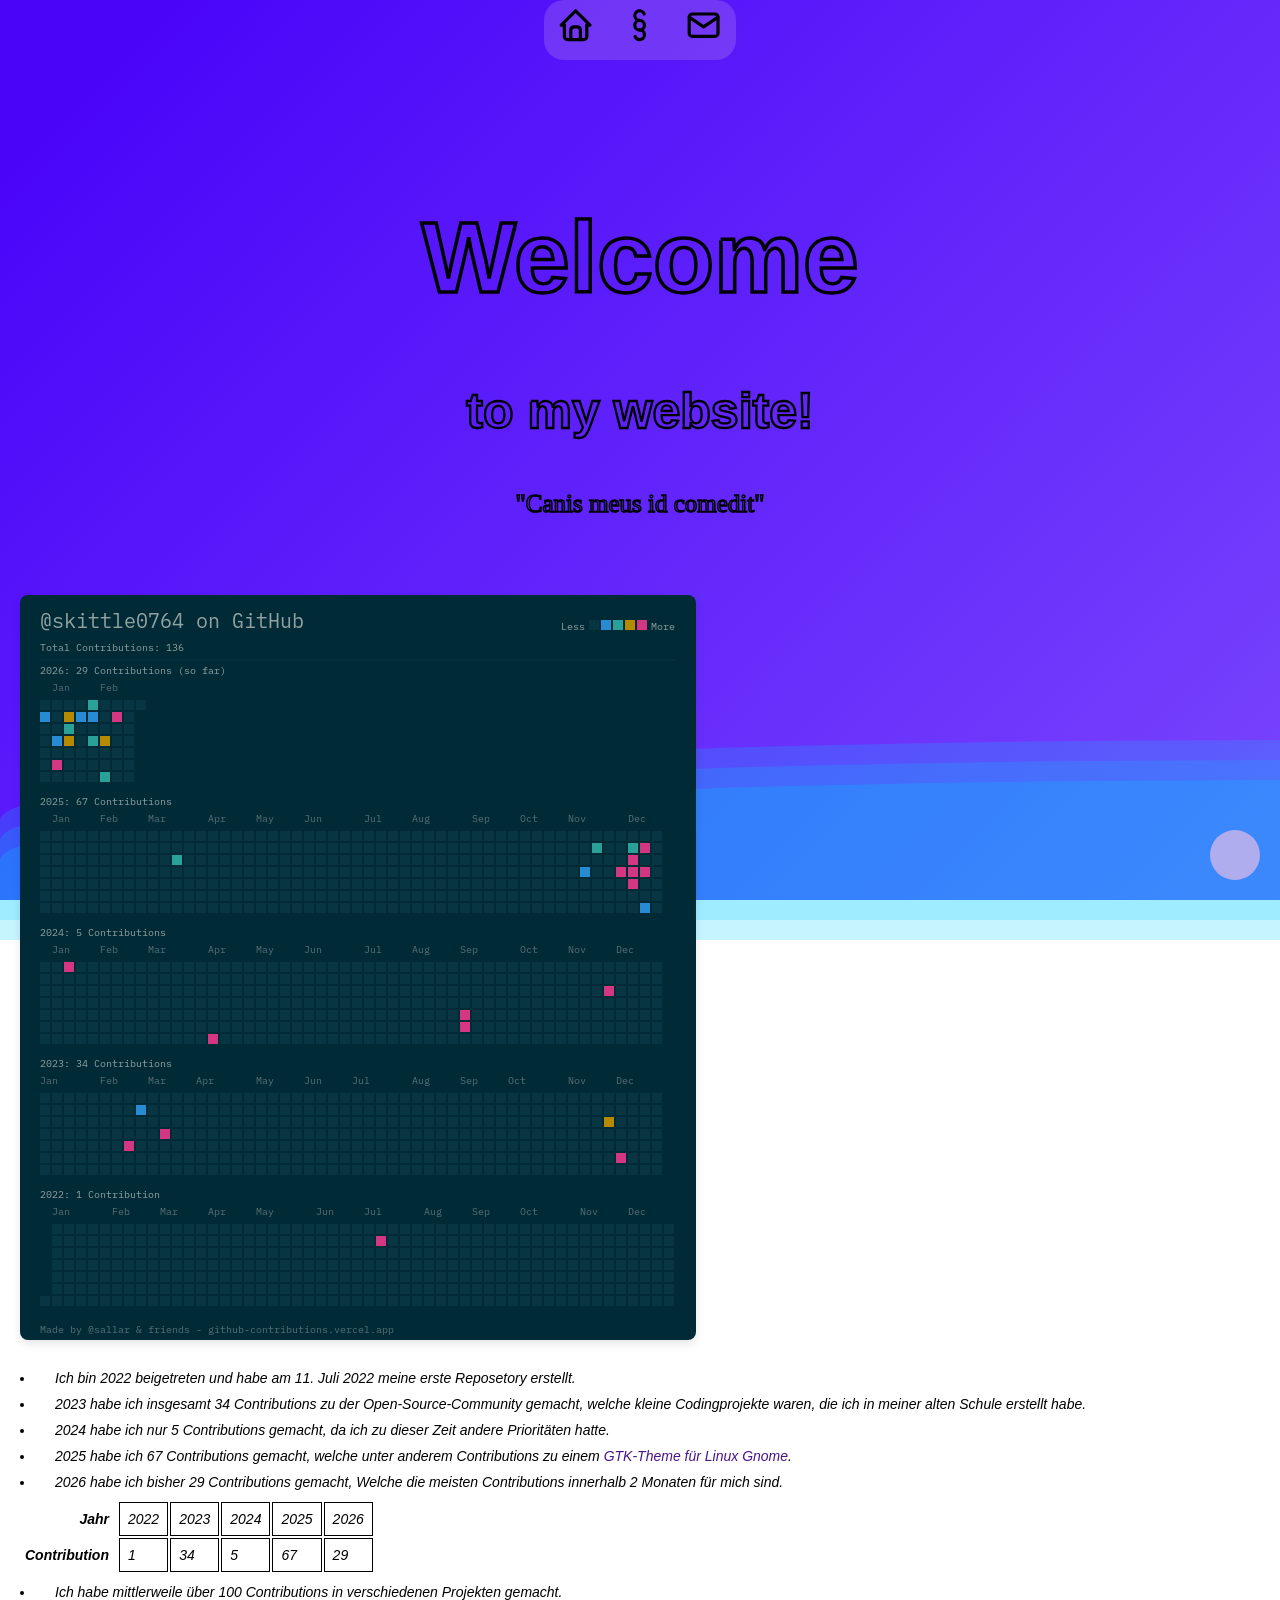
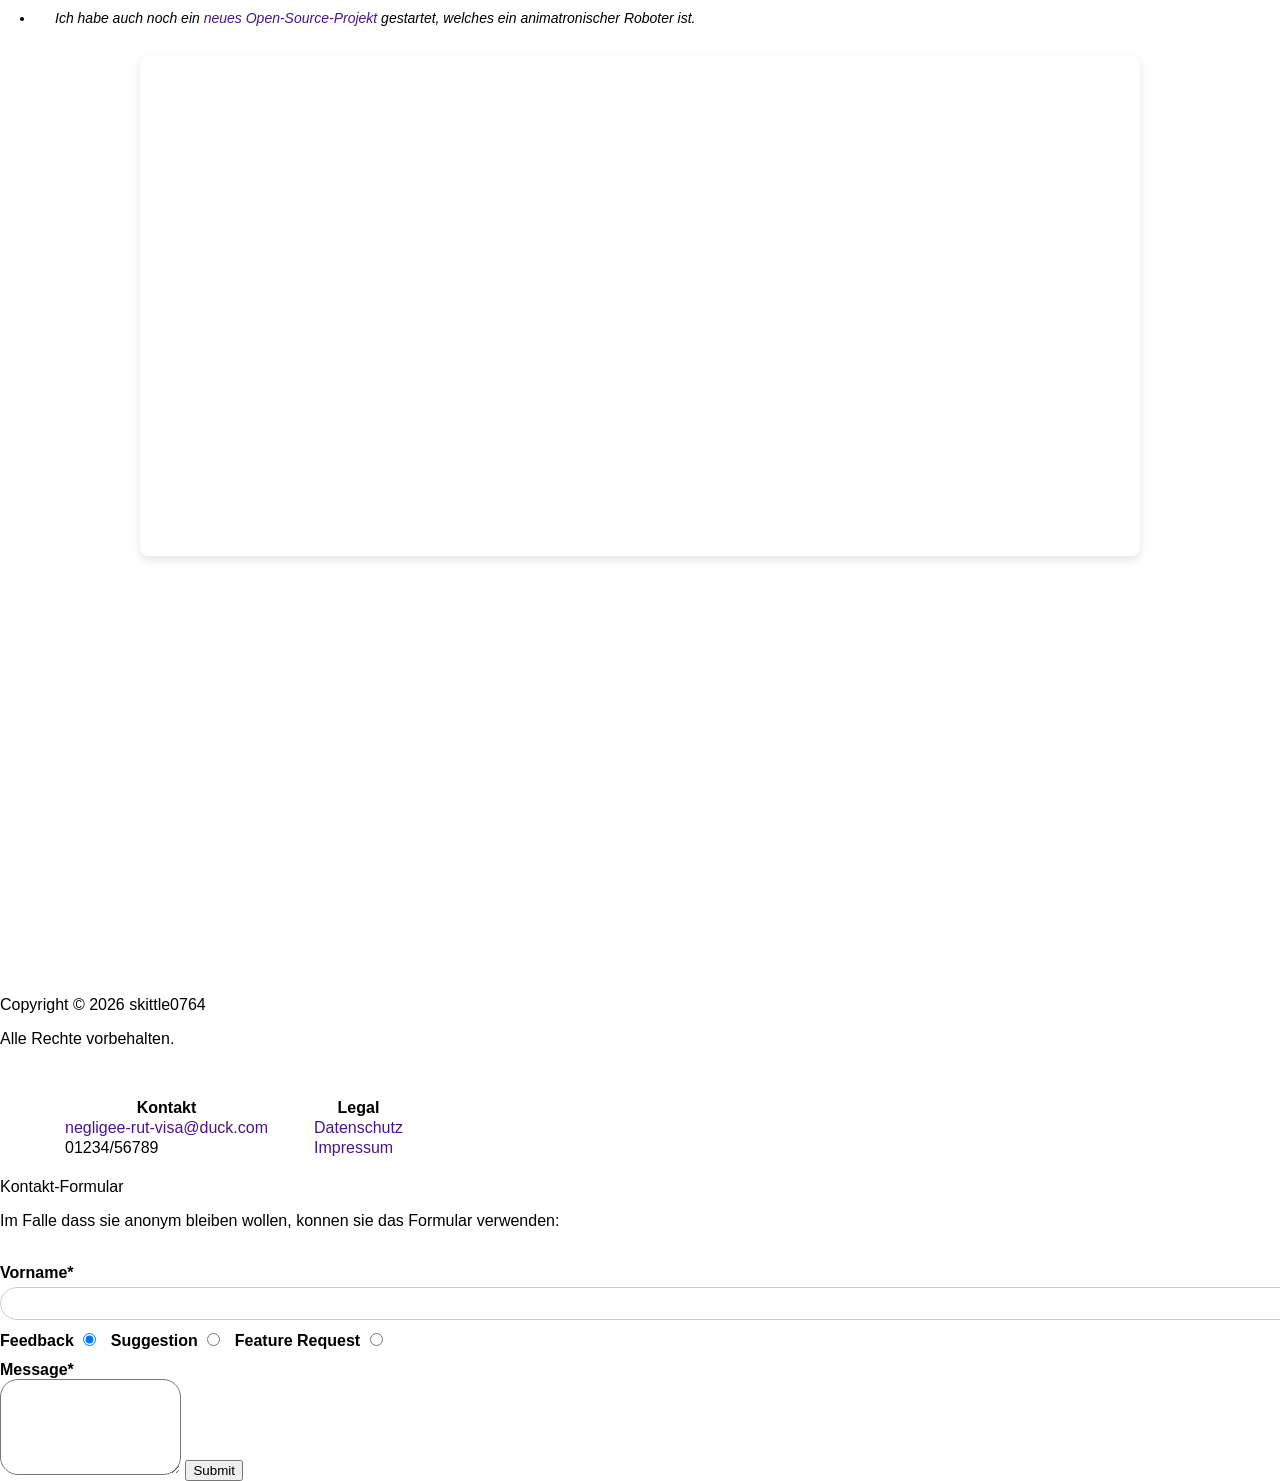
<file: index.html>
<!DOCTYPE html>
<html lang='de'>

<head>
    <title>skitles site</title> <!-- Tab Title  -->
    <link rel="icon" href="img/sparkles.svg" type="image/x-icon"> <!-- Tab-Icon   -->
    <meta charset='utf-8' />
    <link rel="stylesheet" href="style.css">
</head>

<body class="index">
    <nav class="head-menu">
        <a class="hm-svg" href="index.html">
            <svg class="hm-svg" xmlns="img/svg" width="24" height="24" viewBox="0 0 24 24" fill="none"
                stroke="currentColor" stroke-width="2" stroke-linecap="round" stroke-linejoin="round">
                <path stroke="none" d="M0 0h24v24H0z" fill="none" />
                <path d="M5 12l-2 0l9 -9l9 9l-2 0" />
                <path d="M5 12v7a2 2 0 0 0 2 2h10a2 2 0 0 0 2 -2v-7" />
                <path d="M9 21v-6a2 2 0 0 1 2 -2h2a2 2 0 0 1 2 2v6" />
            </svg>
        </a>
        <a class="hm-svg" href="datenschutz.html">
            <svg class="hm-svg" xmlns="img/svg" width="24" height="24" viewBox="0 0 24 24" fill="none"
                stroke="currentColor" stroke-width="2" stroke-linecap="round" stroke-linejoin="round">
                <path stroke="none" d="M0 0h24v24H0z" fill="none" />
                <path d="M9.172 19a3 3 0 1 0 2.828 -4" />
                <path d="M14.83 5a3 3 0 1 0 -2.83 4" />
                <path d="M9 12a3 3 0 1 0 6 0a3 3 0 1 0 -6 0" />
            </svg>
        </a>
        <a class="hm-svg" href="impressium.html">
            <svg class="hm-svg" xmlns="img/svg" width="24" height="24" viewBox="0 0 24 24" fill="none"
                stroke="currentColor" stroke-width="2" stroke-linecap="round" stroke-linejoin="round">
                <path stroke="none" d="M0 0h24v24H0z" fill="none" />
                <path d="M3 7a2 2 0 0 1 2 -2h14a2 2 0 0 1 2 2v10a2 2 0 0 1 -2 2h-14a2 2 0 0 1 -2 -2v-10" />
                <path d="M3 7l9 6l9 -6" />
            </svg>
        </a>
        <!-- SVG Icons von https://tabler.io/icons -->
    </nav>
    <!--
    <svg class="hb-bar" xmlns="img/svg" width="24" height="24" viewBox="0 0 24 24" fill="none" stroke="currentColor" stroke-width="2" stroke-linecap="round" stroke-linejoin="round" class="icon icon-tabler icons-tabler-outline icon-tabler-separator"><path stroke="none" d="M0 0h24v24H0z" fill="none"/><path d="M3 12l0 .01" /><path d="M7 12l10 0" /><path d="M21 12l0 .01" /></svg>
-->
    <button class="bottom-jump">
        <a href="#footer">
            <svg xmlns="img/svg" width="24" height="24" viewBox="0 0 24 24" fill="none" stroke="currentColor"
                stroke-width="2" stroke-linecap="round" stroke-linejoin="round" <path stroke="none" d="M0 0h24v24H0z"
                fill="none" />
            <path d="M8 12l4 4l4 -4" />
            <path d="M12 8v8" />
            <path d="M12 3c7.2 0 9 1.8 9 9c0 7.2 -1.8 9 -9 9c-7.2 0 -9 -1.8 -9 -9c0 -7.2 1.8 -9 9 -9" />
            </svg>
        </a>
    </button>
    <div>
        <div class="wave"></div>
        <div class="wave"></div>
        <div class="wave"></div>
    </div>
    <main>
        <h1 class="title-h1">Welcome</h1> <!-- Title -->
        <h3 class="title-h3">to my website!</h3> <!-- Subtitle -->
        <p class="title-quote">"Canis meus id comedit"</p>
        <p class="title-quote-translation">Übersetzung: "Mein Hund hats gegessen"</p>
        <div>
            <img class="graph-img" src="img/contributions.png" alt="contributions"> <!-- GitHub Contributions Graph -->
            <div class="graph-img-caption">
                <ul>
                    <li>Ich bin 2022 beigetreten und habe am 11. Juli 2022 meine erste Reposetory erstellt.</li>
                    <li>2023 habe ich insgesamt 34 Contributions zu der Open-Source-Community gemacht,
                        welche kleine Codingprojekte waren, die ich in meiner alten Schule erstellt habe.</li>
                    <li>2024 habe ich nur 5 Contributions gemacht, da ich zu dieser Zeit andere Prioritäten hatte.</li>
                    <li>2025 habe ich 67 Contributions gemacht, welche unter anderem
                        Contributions zu einem <a href="https://github.com/kayozxo/GNOME-macOS-Tahoe">GTK-Theme für
                            Linux
                            Gnome</a>.</li> <!-- Punkt 23: Externer Link durch Text -->
                    <li>2026 habe ich bisher 29 Contributions gemacht, Welche die meisten Contributions innerhalb 2
                        Monaten
                        für mich sind.</li>
                </ul>
                <table class="tab">
                    <tr class="tab">
                        <th class="tab">Jahr</th>
                        <td class="tab">2022</td>
                        <td class="tab">2023</td>
                        <td class="tab">2024</td>
                        <td class="tab">2025</td>
                        <td class="tab">2026</td>
                    </tr>
                    <tr class="tab">
                        <th class="tab">Contribution</th>
                        <td class="tab">1</td>
                        <td class="tab">34</td>
                        <td class="tab">5</td>
                        <td class="tab">67</td>
                        <td class="tab">29</td>
                    </tr>
                </table>
                <ul>
                    <li>Ich habe mittlerweile über 100 Contributions in verschiedenen Projekten gemacht.</li>
                    <li>Ich habe auch noch ein <a
                            href=https://raw.githubusercontent.com/skittle0764/BonBon/refs/heads/main/README.md>neues
                            Open-Source-Projekt</a> gestartet, welches ein animatronischer Roboter ist.</li>
                </ul>
            </div>

        </div>

        <iframe class="yt" src="http://femboyz.duckdns.org:3000/embed/mEJ_jxFJU_0?" title="YouTube video player"
            frameborder="0"
            allow="accelerometer; autoplay; clipboard-write; encrypted-media; gyroscope; picture-in-picture"
            allowfullscreen></iframe>
        <!-- Punkt 29: Mindestens 1 Youtube Video. Nicht wirklich Youtube, aber eine selbst gehostete alternative -->

        <div class="embed-map-fixed">
            <div class="embed-map-container">
                <iframe class="embed-map-frame" frameborder="0" scrolling="no" marginheight="0" marginwidth="0"
                    src="https://maps.google.com/maps?width=600&height=400&hl=en&q=Milaneo&t=p&z=17&ie=UTF8&iwloc=B&output=embed">
                </iframe>
            </div>
        </div>
    </main>
</body>

<body class="base">

    <div class="footer" id="footer">
        <p>Copyright © 2026 skittle0764</p>
        <p>Alle Rechte vorbehalten.</p>
        <div class="footer-info">
            <table class="footer">
                <tr class="footer">
                    <th class="footer">Kontakt</th>
                    <th class="footer">Legal</th>
                </tr>
                <tr class="footer">
                    <td class="footer"><a href="mailto:negligee-rut-visa@duck.com">negligee-rut-visa@duck.com</a></td>
                    <td class="footer"><a href="datenschutz.html">Datenschutz</a></td>
                </tr>
                <tr class="footer">
                    <td class="footer">01234/56789</td>
                    <td class="footer"><a href="impressium.html">Impressum</a></td>

                    </td>
                </tr>
            </table>
            <p>Kontakt-Formular</p>
            <p>Im Falle dass sie anonym bleiben wollen, konnen sie das Formular verwenden:</p>
            <form class="form">
                <label><br><b>Vorname*</b></br></label>
                <input type="text" id="vorname" required>

                <label for="radioKG">Feedback</label>
                <input type="radio" name="G" checked>
                <label for="radioC">Suggestion</label>
                <input type="radio" name="G">
                <label for="radioB">Feature Request</label>
                <input type="radio" name="G">

                <label><br><b>Message*</b></br></label>
                <textarea id="textarea" rows="6" required> </textarea>

                <button type="submit">Submit</button>
            </form>
        </div>
    </div>
</body>

</html>
</file>
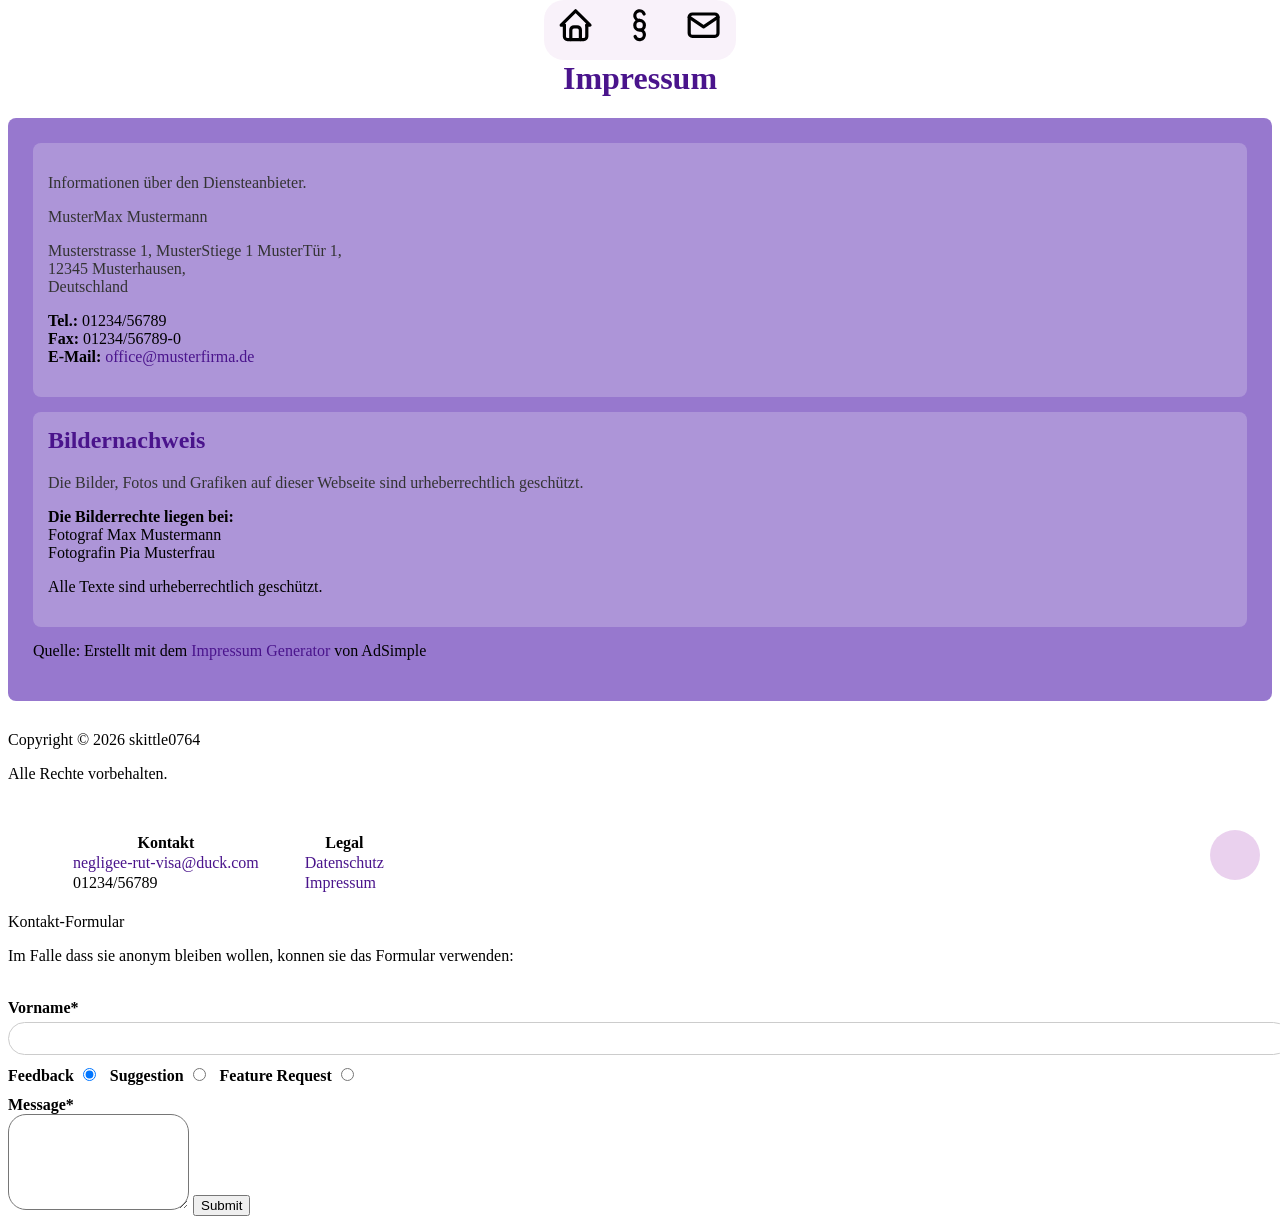
<file: impressium.html>
<!DOCTYPE html>
<html lang='de' class="legal">

<head>
    <title>skitles site - Impressum</title> <!-- Tab Title  -->
    <link rel="icon" href="img/sparkles.svg" type="image/x-icon"> <!-- Tab-Icon   -->
    <meta charset='utf-8' />
    <link rel="stylesheet" href="style.css">
    <nav class="head-menu">
        <a class="hm-svg" href="index.html">
            <svg class="hm-svg" xmlns="img/svg" width="24" height="24" viewBox="0 0 24 24" fill="none"
                stroke="currentColor" stroke-width="2" stroke-linecap="round" stroke-linejoin="round"
                class="icon icon-tabler icons-tabler-outline icon-tabler-home">
                <path stroke="none" d="M0 0h24v24H0z" fill="none" />
                <path d="M5 12l-2 0l9 -9l9 9l-2 0" />
                <path d="M5 12v7a2 2 0 0 0 2 2h10a2 2 0 0 0 2 -2v-7" />
                <path d="M9 21v-6a2 2 0 0 1 2 -2h2a2 2 0 0 1 2 2v6" />
            </svg>
        </a>
        <a class="hm-svg" href="datenschutz.html">
            <svg class="hm-svg" xmlns="img/svg" width="24" height="24" viewBox="0 0 24 24" fill="none"
                stroke="currentColor" stroke-width="2" stroke-linecap="round" stroke-linejoin="round"
                class="icon icon-tabler icons-tabler-outline icon-tabler-section-sign">
                <path stroke="none" d="M0 0h24v24H0z" fill="none" />
                <path d="M9.172 19a3 3 0 1 0 2.828 -4" />
                <path d="M14.83 5a3 3 0 1 0 -2.83 4" />
                <path d="M9 12a3 3 0 1 0 6 0a3 3 0 1 0 -6 0" />
            </svg>
        </a>
        <a class="hm-svg" href="impressium.html">
            <svg class="hm-svg" xmlns="img/svg" width="24" height="24" viewBox="0 0 24 24" fill="none"
                stroke="currentColor" stroke-width="2" stroke-linecap="round" stroke-linejoin="round"
                class="icon icon-tabler icons-tabler-outline icon-tabler-mail">
                <path stroke="none" d="M0 0h24v24H0z" fill="none" />
                <path d="M3 7a2 2 0 0 1 2 -2h14a2 2 0 0 1 2 2v10a2 2 0 0 1 -2 2h-14a2 2 0 0 1 -2 -2v-10" />
                <path d="M3 7l9 6l9 -6" />
            </svg>
        </a>
        <!-- SVG Icons von https://tabler.io/icons -->
    </nav>

</head>
<button class="bottom-jump">
    <a href="#footer">
        <svg xmlns="img/svg" width="24" height="24" viewBox="0 0 24 24" fill="none" stroke="currentColor"
            stroke-width="2" stroke-linecap="round" stroke-linejoin="round" <path stroke="none" d="M0 0h24v24H0z"
            fill="none" />
        <path d="M8 12l4 4l4 -4" />
        <path d="M12 8v8" />
        <path d="M12 3c7.2 0 9 1.8 9 9c0 7.2 -1.8 9 -9 9c-7.2 0 -9 -1.8 -9 -9c0 -7.2 1.8 -9 9 -9" />
        </svg>
    </a>
</button>
<h1 class="legal adsimple-323106664">Impressum</h1>
<div class="legal group">
    <div class="legal">
        <p class="legal adsimple-323106664">Informationen über den Diensteanbieter.</p>
        <p class="legal adsimple-323106664">MusterMax Mustermann</p>
        <p class="legal adsimple-323106664">Musterstrasse 1, MusterStiege 1 MusterTür 1, <br />12345 Musterhausen,
            <br />Deutschland
        </p>
        <p>
            <strong>Tel.:</strong> 01234/56789<br />
            <strong>Fax:</strong> 01234/56789-0<br />
            <strong>E-Mail:</strong> <a class="legal" href="mailto:office@musterfirma.de">office@musterfirma.de</a>
        </p>
    </div>
    <div class="legal">
        <h2 id="bildernachweis" class="legal adsimple-323106664">Bildernachweis</h2>
        <p class="legal adsimple-323106664">Die Bilder, Fotos und Grafiken auf dieser Webseite sind urheberrechtlich
            geschützt.</p>
        <p>
            <strong>Die Bilderrechte liegen bei:</strong>
            <br />Fotograf Max Mustermann<br />
            Fotografin Pia Musterfrau
        </p>
        <p>Alle Texte sind urheberrechtlich geschützt.</p>

    </div>
    <p class="adsimple-creds">Quelle: Erstellt mit dem <a class="legal"
            href="https://www.adsimple.de/impressum-generator/"
            title="Impressum Generator Deutschland von AdSimple">Impressum Generator</a> von AdSimple</p>
</div>

<body class="base">

    <div class="footer" id="footer">
        <p>Copyright © 2026 skittle0764</p>
        <p>Alle Rechte vorbehalten.</p>
        <div class="footer-info">
            <table class="footer">
                <tr class="footer">
                    <th class="footer">Kontakt</th>
                    <th class="footer">Legal</th>
                </tr>
                <tr class="footer">
                    <td class="footer"><a href="mailto:negligee-rut-visa@duck.com">negligee-rut-visa@duck.com</a></td>
                    <td class="footer"><a href="datenschutz.html">Datenschutz</a></td>
                </tr>
                <tr class="footer">
                    <td class="footer">01234/56789</td>
                    <td class="footer"><a href="impressium.html">Impressum</a></td>

                    </td>
                </tr>
            </table>
            <p>Kontakt-Formular</p>
            <p>Im Falle dass sie anonym bleiben wollen, konnen sie das Formular verwenden:</p>
            <form class="form">
                <label><br><b>Vorname*</b></br></label>
                <input type="text" id="vorname" required>

                <label for="radioKG">Feedback</label>
                <input type="radio" name="G" checked>
                <label for="radioC">Suggestion</label>
                <input type="radio" name="G">
                <label for="radioB">Feature Request</label>
                <input type="radio" name="G">

                <label><br><b>Message*</b></br></label>
                <textarea id="textarea" rows="6" required> </textarea>

                <button type="submit">Submit</button>
            </form>
        </div>
    </div>
</body>

</html>
</file>
<file: style.css>
/* Die teile sind so angeordnet sodass man die collapse funktion in seiner IDE verwenden kann */

/* Global */
html {
    margin: 0;
    padding: 0;
} a {
    color: #4a148c;
    text-decoration: none;
} a:hover {
    text-decoration: underline;
} 

/* Index Animations */
body.index {
    margin: 0;
    font-family: -apple-system, BlinkMacSystemFont, sans-serif;
    overflow-x: hidden;
    overflow-y: auto;
    min-height: 100vh;
    background: linear-gradient(315deg, rgb(244, 0, 228) 3%,
            rgb(28, 0, 73) 38%, rgb(136, 89, 254) 68%, rgb(74, 5, 249) 98%);
    /* gratent -- https://www.w3schools.com/css/css3_gradients.asp */
    animation: gradient 100s ease infinite;
    background-size: 400% 400%;
    background-attachment: fixed;
} @keyframes gradient {

    /* --|                                                          */
    0% {
        /*   |                                                          */
        background-position: 0% 0%;
        /*   |                                                          */
    }

    /*   |                                                          */
    50% {
        /*   |-- Animation von 0/0 auf 50/100 zurück auf 100/0 und loop */
        background-position: 100% 100%;
        /*   |                                                          */
    }

    /*   |                                                          */
    100% {
        /*   |                                                          */
        background-position: 0% 0%;
        /* --|                                                          */
    }
} .wave {
    background: rgba(0, 208, 254, 0.25);
    /* Semi transparent */
    border-radius: 1000% 1000% 0 0;
    /* wellenform */
    position: fixed;
    /* fixed damit die Wellen immer am unteren Rand bleiben, auch wenn gescrollt wird */
    width: 200%;
    /* breiter als der view, damit die animation flüssig aussieht */
    height: 10em;
    /* max höhe der wellen */
    animation: wave 10s -3s linear infinite;
    /* 3s delay und läuft für 10s */
    transform: translate3d(0, 0, 0);
    /* verwende gpu für flüssigere animation*/
    opacity: 0.8;
    /* transparent */
    bottom: 0;
    /* nach links unten gekoppelt */
    left: 0;
    /* --| */
    z-index: -1;
    /* hinter allem anderen */
} .wave:nth-of-type(2) {
    bottom: -1.25em;
    /* unter der ersten Welle */
    animation: wave 18s linear reverse infinite;
    /* reverse animation wie bei wave 1 */
    opacity: 0.8;
    /* transparent */
} .wave:nth-of-type(3) {
    bottom: -2.5em;
    /* unter der zweiten Welle */
    animation: wave 20s -1s reverse infinite;
    /* reverse animation wie bei wave 1, aber mit 1s delay */
    opacity: 0.9;
    /* ein bissl weniger transparent */
} @keyframes wave {
    2% {
        transform: translateX(1);
        /* loop, hab mich von https://codepen.io/baarbaracrr/pen/KKovmGb inspirieren lassen */
    }

    25% {
        transform: translateX(-25%);
    }

    50% {
        transform: translateX(-50%);
    }

    75% {
        transform: translateX(-25%);
    }

    100% {
        transform: translateX(1);
    }
} 

/* Header Menu */
.head-menu {
    position: fixed;
    top: 0;
    left: 50%;
    transform: translateX(-50%);
    width: 15%;
    height: 60px;
    background-color: rgba(225, 190, 231, 0.2);
    display: flex;
    align-items: center;
    justify-content: center;
    z-index: 10000;
    border-radius: 20px;
} .head-menu nav {
    background: none;
    border: none;
    cursor: pointer;
    padding: 10%;
} .hm-svg {
    color: black;
    width: 80%;
    height: 80%;
    display: block;
    margin: 0 auto;
    transition: transform 0.2s ease, color 0.2s ease;
    align-items: center;
    z-index: 10001;
} .hm-svg:hover {
    color: #010041;
    transform: scale(1.15);
}

/* textstyles index */ 
.title-h1 {
    text-align: center;
    color: rgba(255, 255, 255, 0);
    -webkit-text-stroke: 3.5px rgb(0, 0, 0);
    font-size: 100px;
    margin-top: 200px;
    font-weight: bold;
} .title-h2 {
    text-align: center;
    color: rgba(255, 255, 255, 0);
    -webkit-text-stroke: 3.5px rgb(0, 0, 0);
    font-size: 75px;
    margin-top: 20px;
    font-weight: bold;
} .title-h3 {
    text-align: center;
    color: rgba(255, 255, 255, 0);
    -webkit-text-stroke: 2.3px rgb(0, 0, 0);
    font-size: 50px;
    margin-top: 10px;
    font-weight: bold;
} .title-quote {
    text-align: center;
    color: rgba(255, 255, 255, 0);
    -webkit-text-stroke: 1.5px rgb(0, 0, 0);
    font-size: 25px;
    margin-top: 15px;
    font-family: cursive;
    /* funktioniert warum auch immer nicht */
} .title-quote-translation {
    text-align: center;
    color: rgba(255, 255, 255, 0);
    -webkit-text-stroke: 1.5px rgb(0, 0, 0, 0);
    font-size: 15px;
    margin-top: 7px;
    font-family: cursive;
    /* funktioniert warum auch immer nicht */
    transition: transform 0.2s ease, color 0.2s ease;
} .title-quote:hover~.title-quote-translation {
    text-align: center;
    color: rgba(255, 255, 255, 0);
    -webkit-text-stroke: 1.5px rgb(0, 0, 0, 1);
    font-size: 15px;
    margin-top: 7px;
    font-family: cursive;
    /* funktioniert warum auch immer nicht */
    transform: scale(1.15);
} .bottom-jump {
    position: fixed;
    bottom: 20px;
    right: 20px;
    background-color: rgba(225, 190, 231, 0.7);
    border: none;
    border-radius: 50%;
    width: 50px;
    height: 50px;
    display: flex;
    align-items: center;
    justify-content: center;
    cursor: pointer;
    z-index: 10000;
} .bottom-jump svg {
    color: black;
    width: 80%;
    height: 80%;
    transition: transform 0.2s ease, color 0.2s ease;
} .bottom-jump svg:hover {
    color: #010041;
    transform: scale(1.15);
} .graph-img {
    display: inline-block;
    margin: 20px auto;
    max-width: 80%;
    height: auto;
    width: auto;
    border-radius: 8px;
    box-shadow: 0 4px 8px rgba(0, 0, 0, 0.1);
    vertical-align: middle;
    margin-left: 20px;
} .graph-img-caption {
    display: inline-block;
    font-size: 14px;
    color: #000000;
    margin-left: 15px;
    font-style: italic;
    vertical-align: middle;
    overflow-x: auto;
} .graph-img-caption ul {
    margin: 10px 0;
    padding-left: 20px;
} .graph-img-caption li {
    margin: 10px 0;
    padding-left: 20px;
} .yt {
    display: block;
    margin: 20px auto;
    max-width: 80%;
    height: 500px;
    width: 1000px;
    border-radius: 8px;
    box-shadow: 0 4px 8px rgba(0, 0, 0, 0.1);
} .tab table {
    border: #000000 1px solid;
    border-inline-style: 1px solid;
    table-layout: auto;
} .tab td {
    border: #000000 1px solid;
    border-inline-style: 1px solid;
    padding: 8px;
    text-align: left;
} .tab th {
    padding: 8px;
    text-align: right;
} .footer-info {
    margin-top: 50px;
}.footer th {
    padding-left: 45px;
} .footer td {
    padding-left: 45px;
} .footer table {
    border: none;
    border-collapse: collapse;
    margin: 20px;
} .embed-map-fixed {
    position: relative;
    text-align: right;
    width: 600px;
    height: 400px;
    margin: 20px auto;
} .embed-map-container {
    overflow: hidden;
    background: none !important;
    width: 600px;
    height: 400px;
} .embed-map-frame {
    width: 600px !important;
    height: 400px !important;
} .form #vorname {
    width: 100%;
    padding: 8px;
    margin-top: 5px;
    margin-bottom: 10px;
    border: 1px solid #ccc;
    border-radius: 18px;
} .form label {
    font-weight: bold;
} .form input[type="radio"] {
    margin-right: 10px;
    margin-bottom: 15px;
} .form #textarea {
    color: #999;
    border-radius: 18px;
}

/* Datenschutz & Impressium Styling */
body.legal {
    font-family: Arial, sans-serif;
    line-height: 1.6;
    color: #333;
    background-color: #d1c4e9;
    padding: 20px;
} .inhaltsverzeichnis {
    background-color: #9575cdcc;
    /* weißer Hintergrund mit Transparenz */
    padding: 15px;
    /* etwas Innenabstand */
    border-radius: 8px;
    /* abgerundete Ecken */
    margin-bottom: 20px;
    /* Abstand nach unten */
} div.group.legal {
    background-color: #7e57c2cc;
    /* weißer Hintergrund mit Transparenz */
    padding: 25px;
    /* etwas Innenabstand */
    border-radius: 8px;
    /* abgerundete Ecken */
    margin-bottom: 30px;
    /* Abstand nach unten */
} div.legal {
    background-color: #b39ddbcc;
    margin-bottom: 15px;
    padding: 15px;
    /* etwas Innenabstand */
    border-radius: 8px;
    /* abgerundete Ecken */
} h1.legal {
    color: #4a148c;
    text-align: center;
    margin-top: 60px;
} h2.legal {
    color: #4a148c;
    margin-top: 0;
} h3.legal {
    color: #4a148c;
    margin-top: 0;
} p.legal {
    color: #333;
    margin-bottom: 15px;
} .adsimple-creds {
    margin-top:15px
}
</file>
